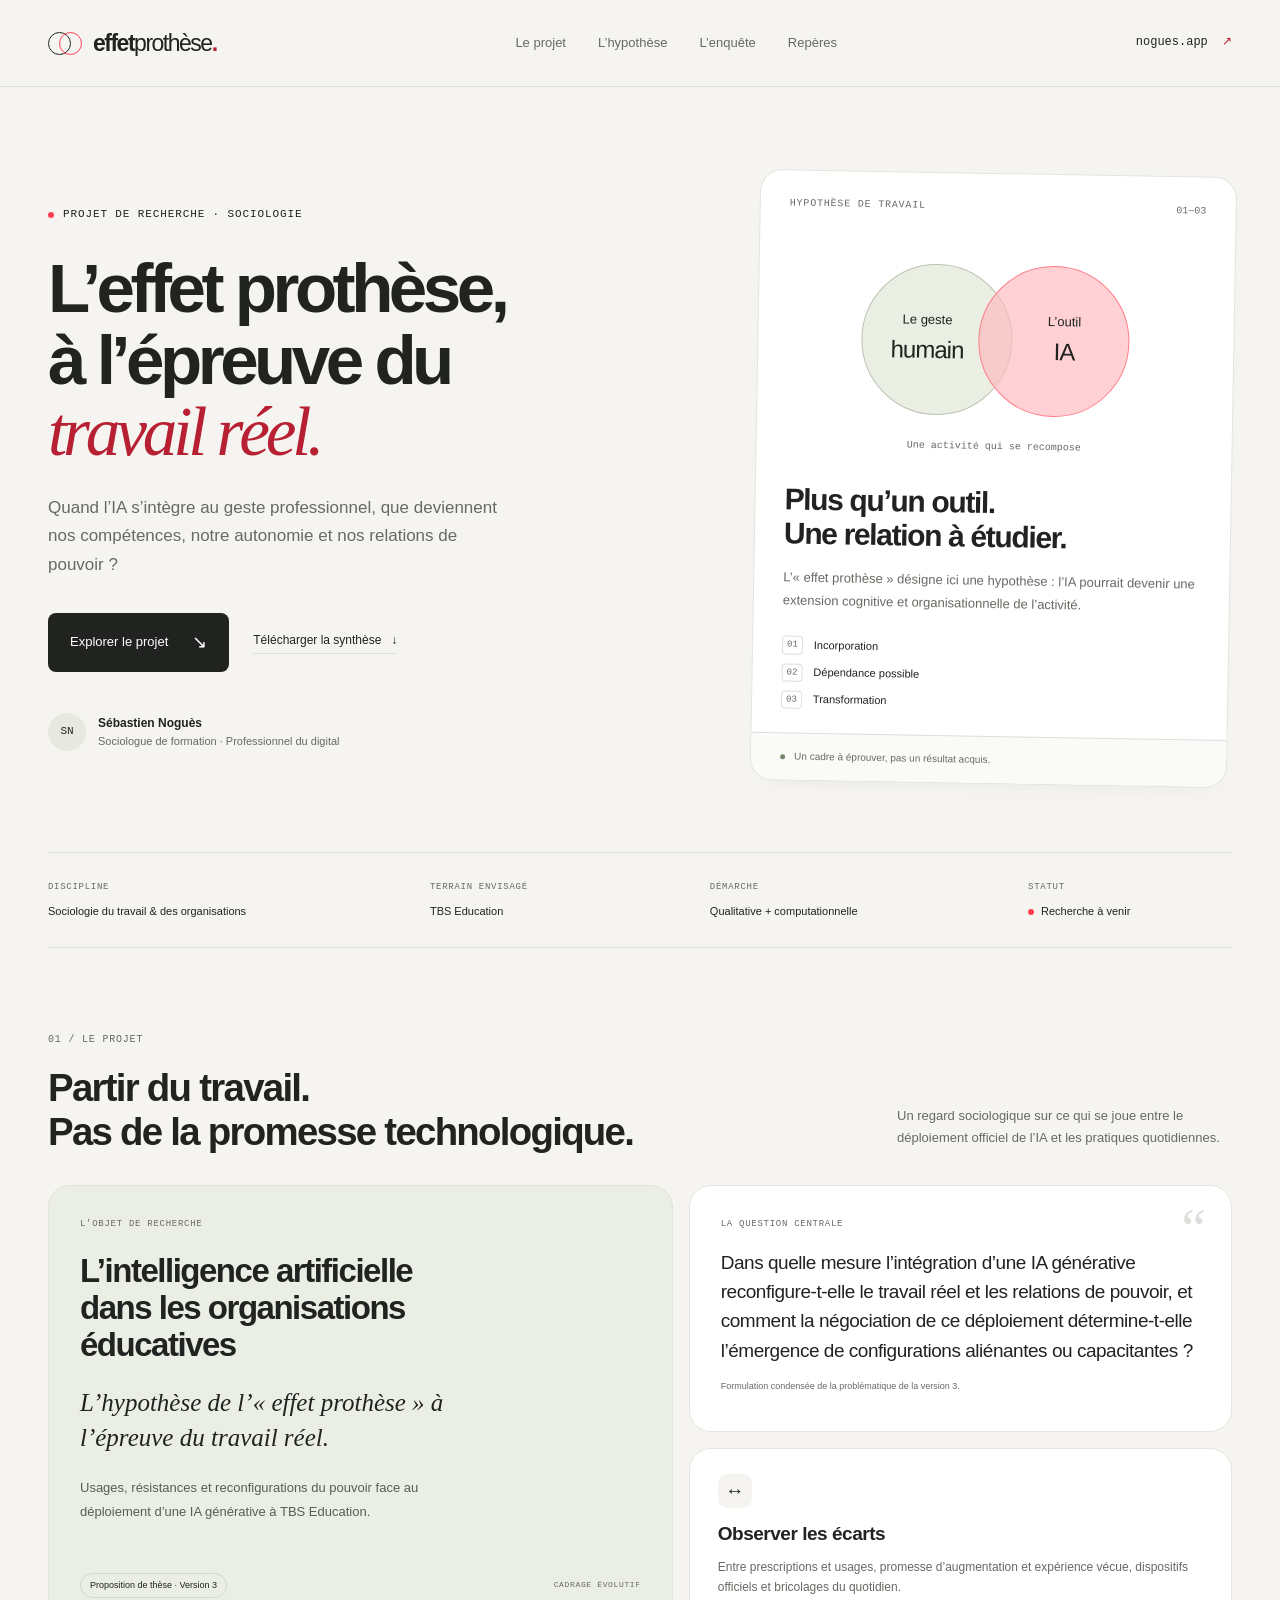
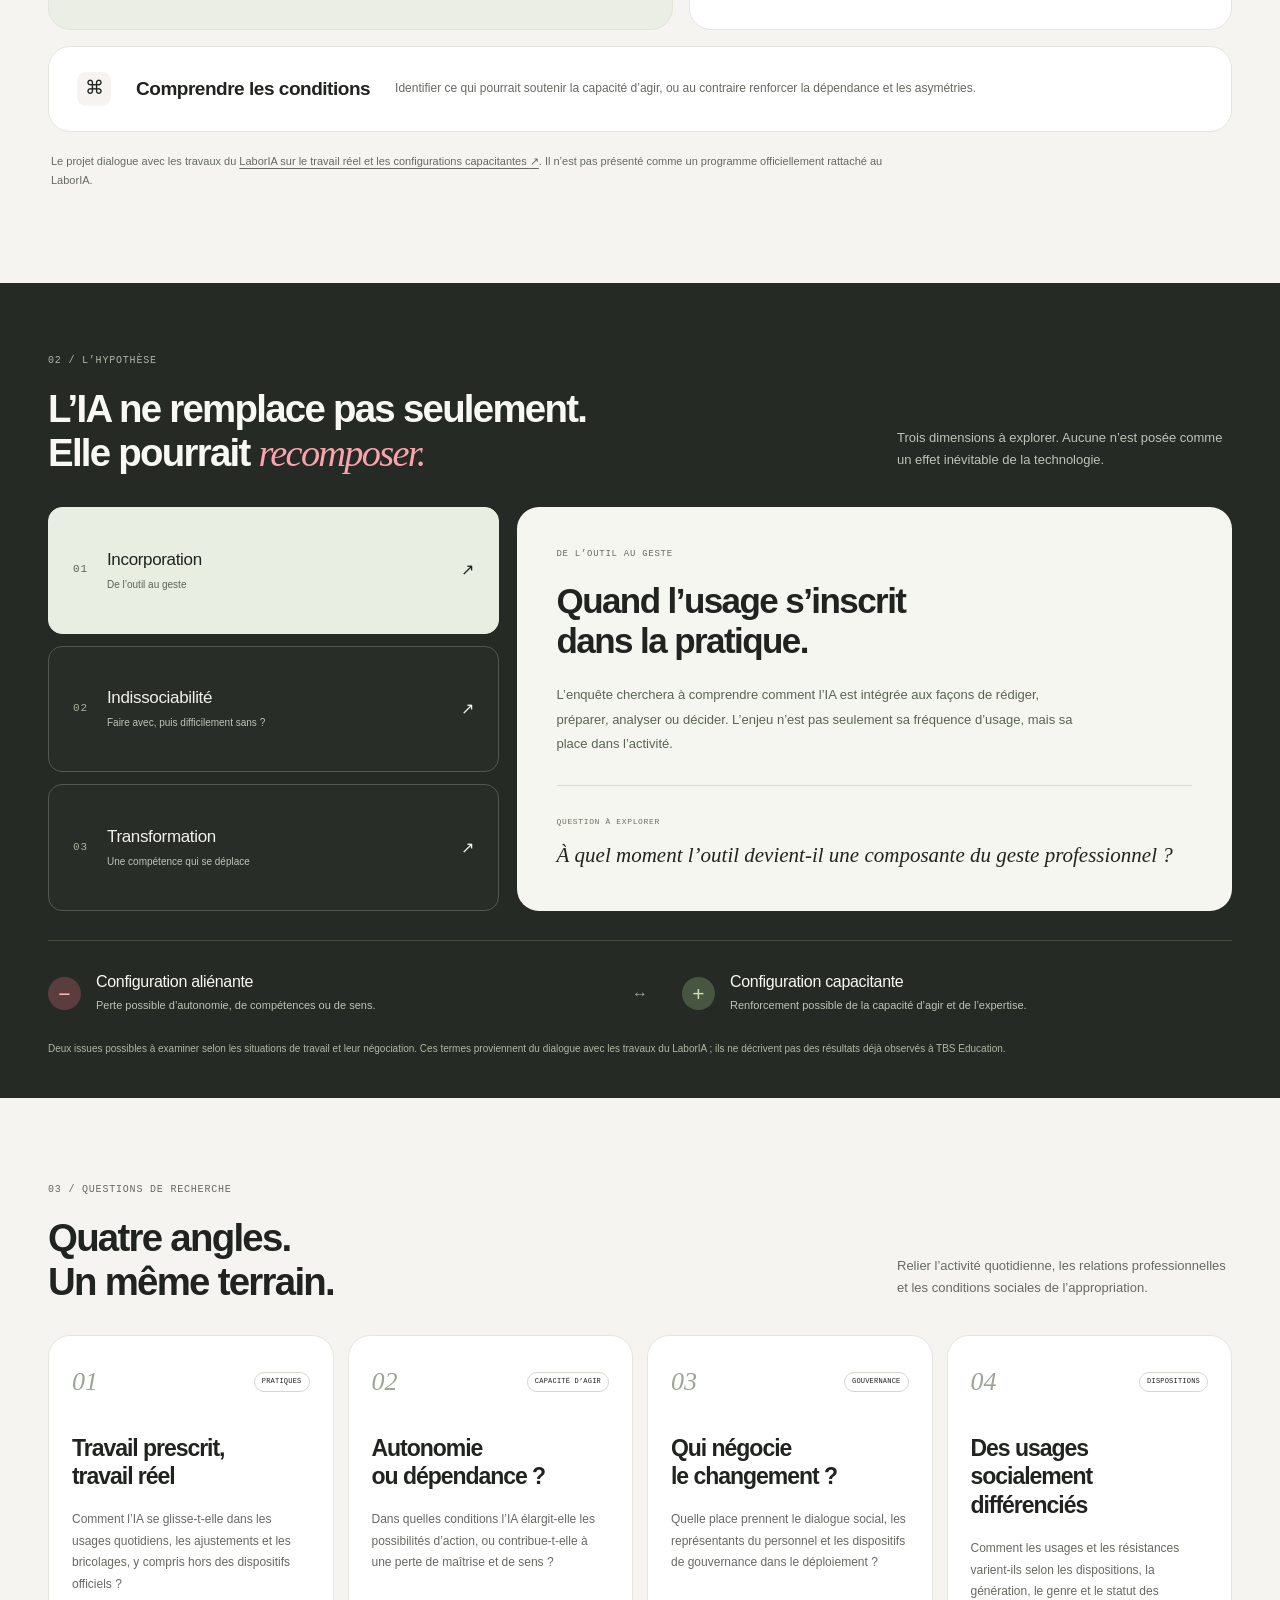
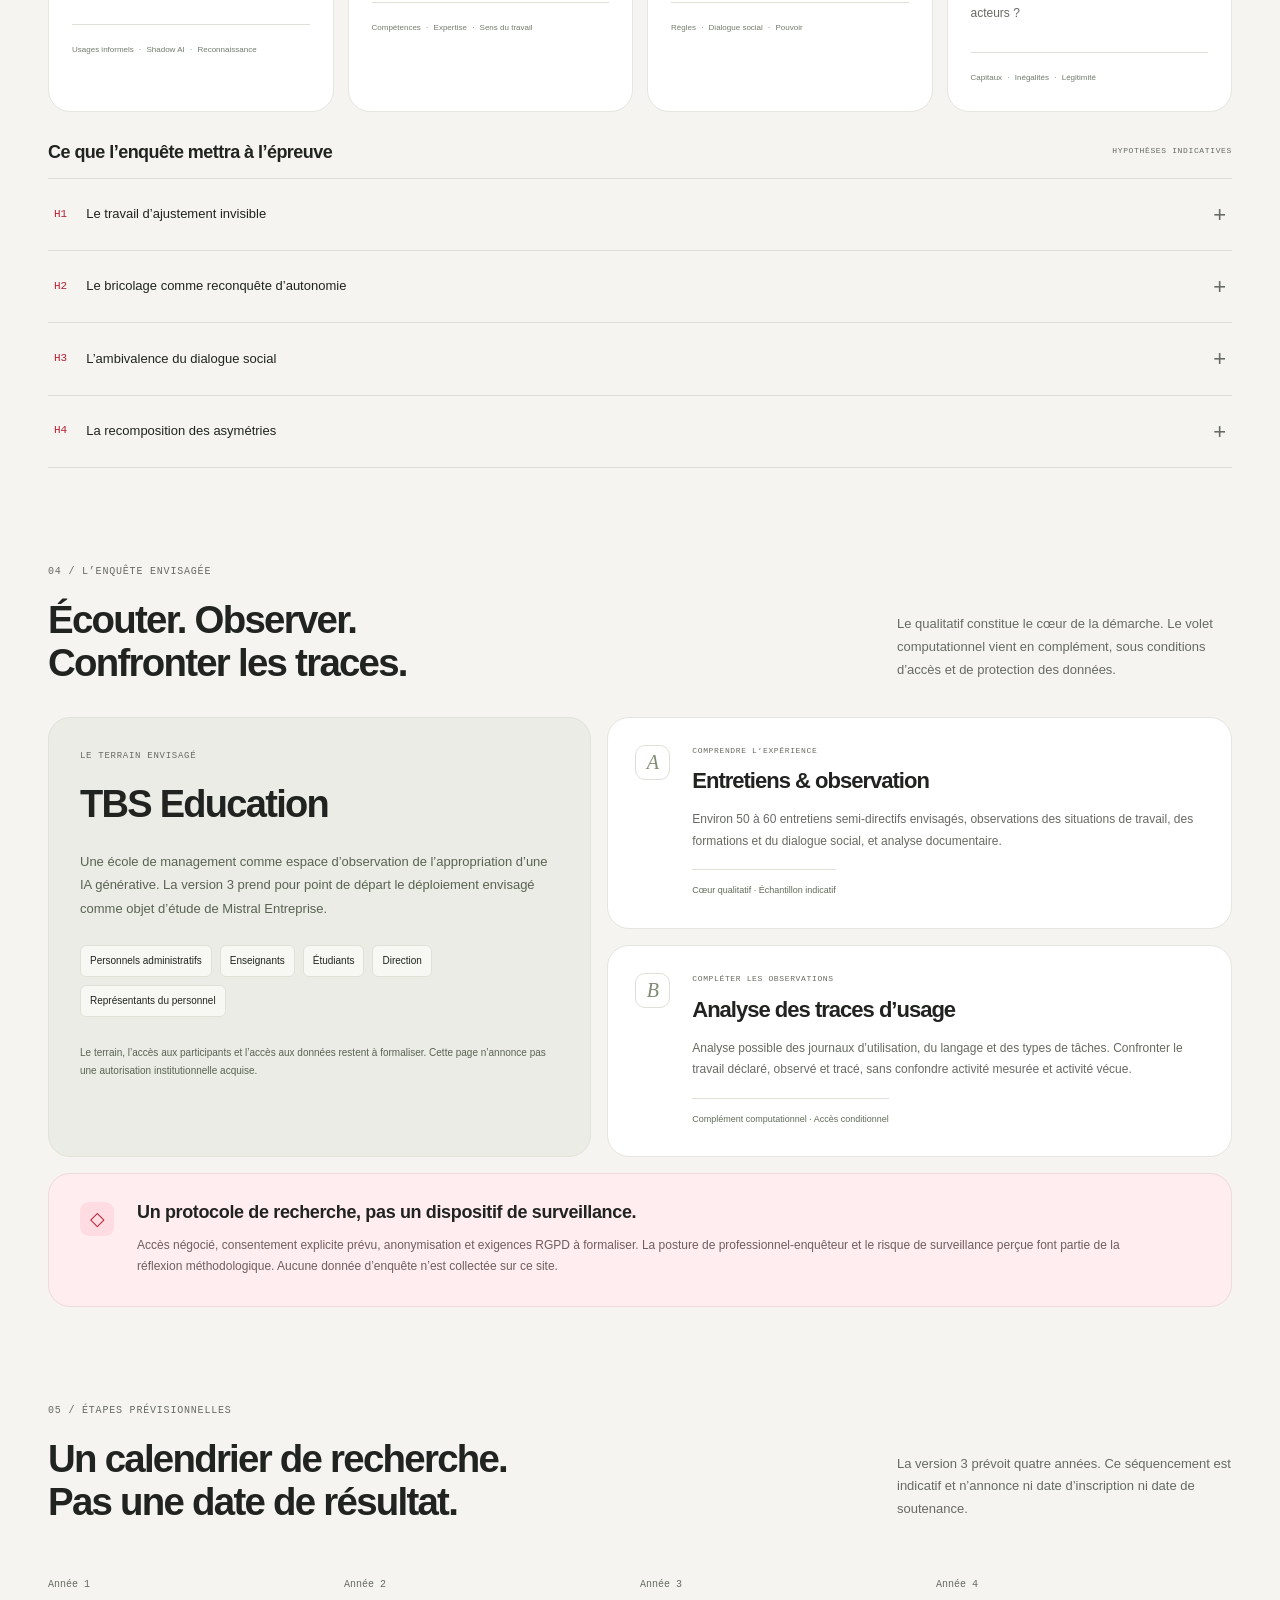
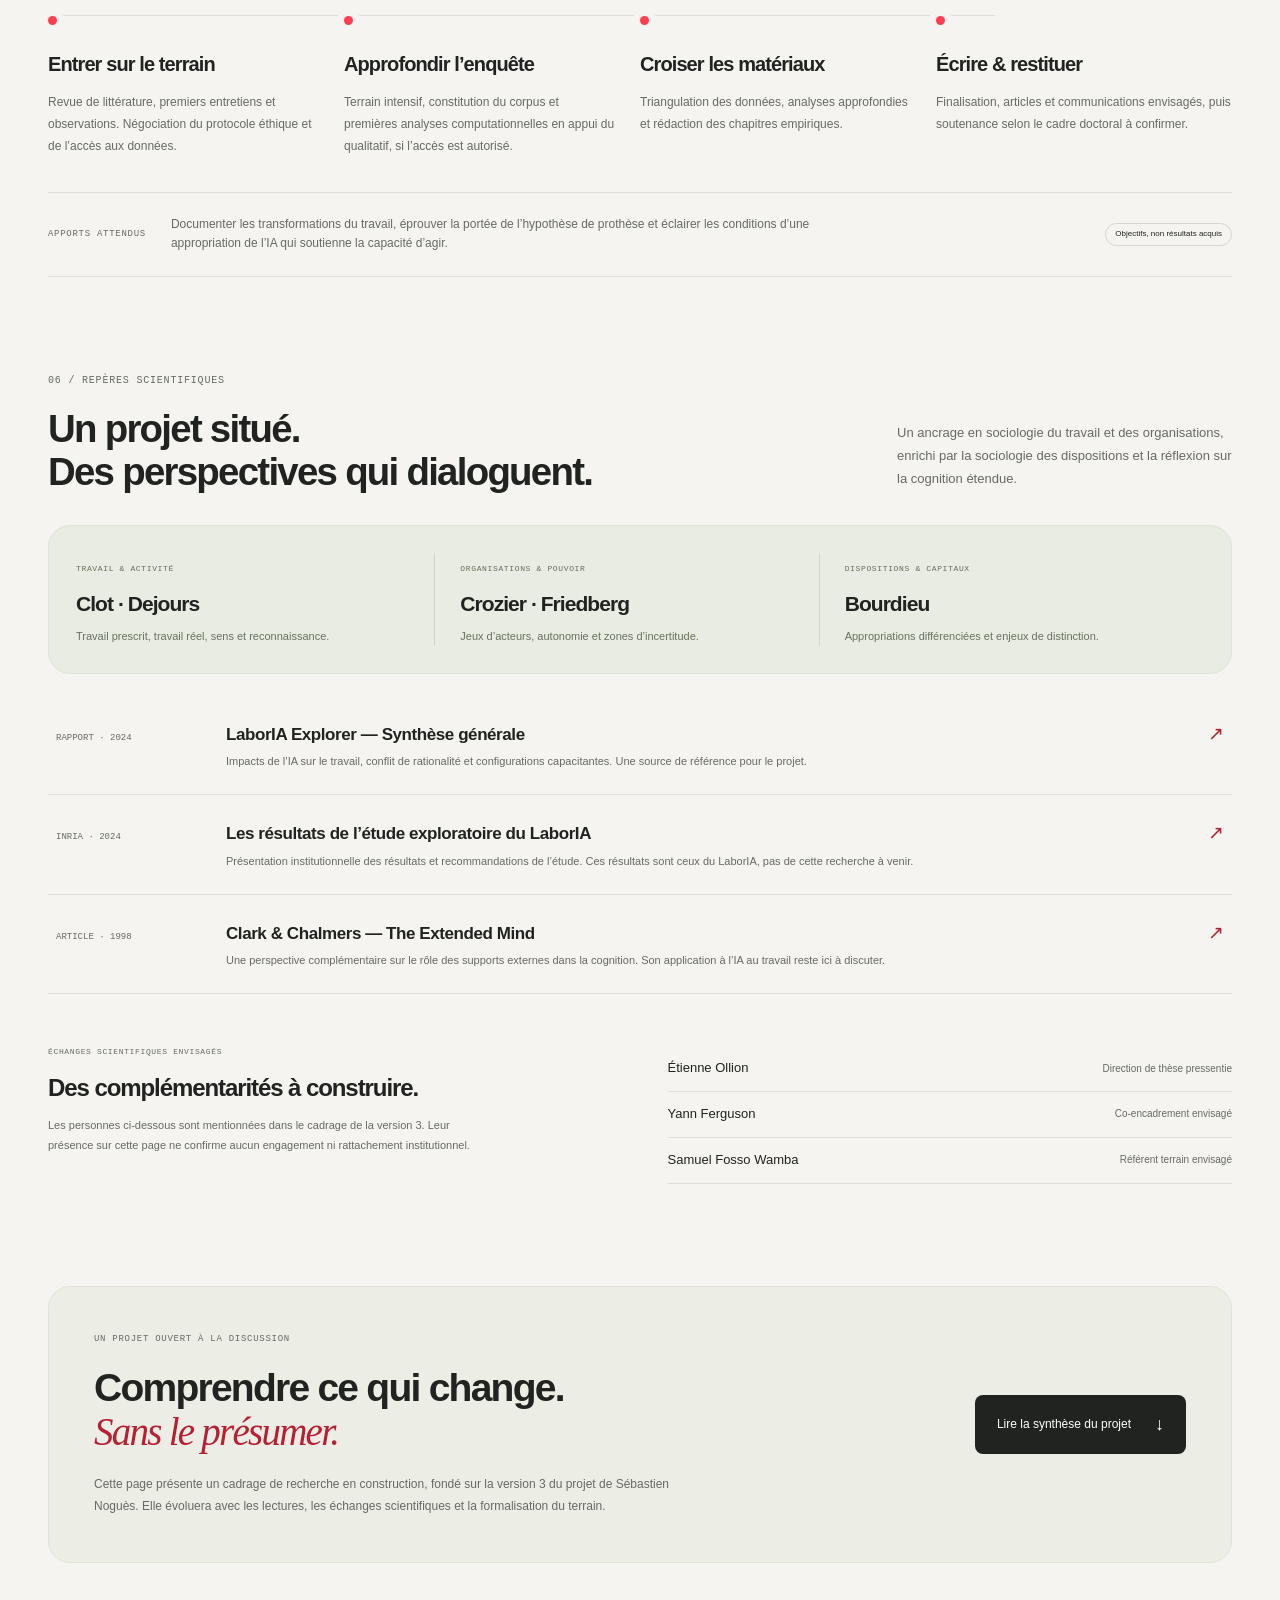
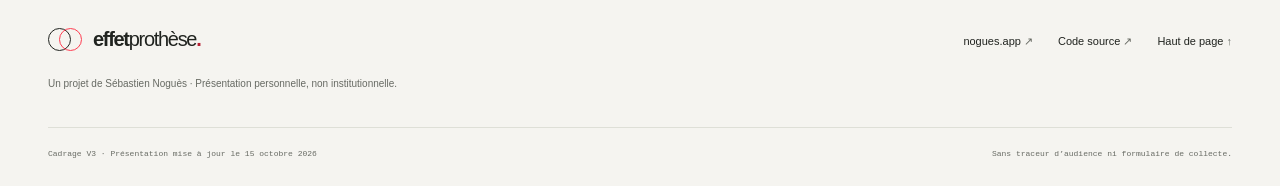
<file: site/index.html>
<!doctype html>
<html lang="fr">
<head>
  <meta charset="utf-8">
  <meta name="viewport" content="width=device-width, initial-scale=1">
  <meta name="theme-color" content="#f5f4f0">
  <title>L’effet prothèse — Projet de recherche de S. Noguès</title>
  <meta name="description" content="Un projet de recherche en sociologie sur l’IA générative à TBS Education : travail réel, autonomie, compétences et pouvoir. Par Sébastien Noguès.">
  <link rel="canonical" href="https://nogues.app/these/">
  <meta property="og:type" content="website">
  <meta property="og:locale" content="fr_FR">
  <meta property="og:title" content="L’effet prothèse, à l’épreuve du travail réel">
  <meta property="og:description" content="Une recherche à venir sur les usages, les résistances et les reconfigurations du pouvoir face à l’IA générative dans les organisations éducatives.">
  <meta property="og:url" content="https://nogues.app/these/">
  <meta property="og:site_name" content="Sébastien Noguès · Projet de recherche">
  <meta property="og:image" content="https://nogues.app/these/assets/partage.png">
  <meta property="og:image:width" content="1200">
  <meta property="og:image:height" content="630">
  <meta property="og:image:alt" content="L’effet prothèse, à l’épreuve du travail réel. Projet de recherche en sociologie de Sébastien Noguès.">
  <meta name="twitter:card" content="summary_large_image">
  <meta name="twitter:title" content="L’effet prothèse, à l’épreuve du travail réel">
  <meta name="twitter:description" content="Projet de recherche en sociologie de Sébastien Noguès. IA générative, travail réel et organisations éducatives.">
  <meta name="twitter:image" content="https://nogues.app/these/assets/partage.png">
  <link rel="icon" href="assets/signe.svg" type="image/svg+xml">
  <link rel="stylesheet" href="assets/styles.css?v=1">
  <script src="assets/site.js?v=1" defer></script>
  <script type="application/ld+json">{"@context":"https://schema.org","@type":"WebSite","name":"L’effet prothèse — Projet de recherche","url":"https://nogues.app/these/","inLanguage":"fr","description":"Proposition de recherche future en sociologie sur l’IA générative et le travail réel dans les organisations éducatives.","author":{"@type":"Person","name":"Sébastien Noguès","url":"https://nogues.app/"}}</script>
</head>
<body>
  <a class="skip-link" href="#contenu">Aller au contenu</a>
  <header class="site-header">
    <div class="header-inner">
      <a class="brand" href="#accueil" aria-label="L’effet prothèse — Accueil"><span class="brand-mark" aria-hidden="true"><i></i><i></i></span><span>effet<span class="brand-light">prothèse</span><span class="brand-dot">.</span></span></a>
      <button class="menu-toggle" type="button" aria-expanded="false" aria-controls="navigation"><span>Menu</span><span class="menu-bars" aria-hidden="true"></span></button>
      <nav id="navigation" aria-label="Navigation principale">
        <a href="#projet">Le projet</a><a href="#hypothese">L’hypothèse</a><a href="#enquete">L’enquête</a><a href="#reperes">Repères</a>
      </nav>
      <a class="header-back" href="https://nogues.app/">nogues.app <span aria-hidden="true">↗</span></a>
    </div>
  </header>

  <main id="contenu">
    <section class="hero wrap" id="accueil" aria-labelledby="hero-title">
      <div class="hero-copy">
        <div class="eyebrow"><span class="status-dot" aria-hidden="true"></span> PROJET DE RECHERCHE · SOCIOLOGIE</div>
        <h1 id="hero-title">L’effet prothèse,<br>à l’épreuve du<br><em>travail réel.</em></h1>
        <p class="hero-lead">Quand l’IA s’intègre au geste professionnel, que deviennent nos compétences, notre autonomie et nos relations de pouvoir&nbsp;?</p>
        <div class="hero-actions"><a class="button button-dark" href="#projet">Explorer le projet <span aria-hidden="true">↘</span></a><a class="text-link" href="documents/synthese-projet.md" download>Télécharger la synthèse <span aria-hidden="true">↓</span><span class="sr-only"> (Markdown)</span></a></div>
        <div class="hero-byline"><span class="avatar" aria-hidden="true">SN</span><div><strong>Sébastien Noguès</strong><span>Sociologue de formation · Professionnel du digital</span></div></div>
      </div>
      <aside class="hero-board" aria-label="Les trois dimensions de l’hypothèse">
        <div class="board-heading"><span class="mono">HYPOTHÈSE DE TRAVAIL</span><span class="board-number">01—03</span></div>
        <div class="coupling" aria-hidden="true"><div class="circle human">Le geste<br><strong>humain</strong></div><div class="circle machine">L’outil<br><strong>IA</strong></div><span class="coupling-caption">Une activité qui se recompose</span></div>
        <div class="board-body"><h2>Plus qu’un outil.<br>Une relation à étudier.</h2><p>L’« effet prothèse » désigne ici une hypothèse&nbsp;: l’IA pourrait devenir une extension cognitive et organisationnelle de l’activité.</p></div>
        <div class="board-steps"><span><b>01</b> Incorporation</span><span><b>02</b> Dépendance possible</span><span><b>03</b> Transformation</span></div>
        <div class="board-foot"><span class="tiny-dot" aria-hidden="true"></span> Un cadre à éprouver, pas un résultat acquis.</div>
      </aside>
    </section>

    <div class="facts-strip wrap" aria-label="Repères du projet"><div><span class="mono">DISCIPLINE</span><strong>Sociologie du travail & des organisations</strong></div><div><span class="mono">TERRAIN ENVISAGÉ</span><strong>TBS Education</strong></div><div><span class="mono">DÉMARCHE</span><strong>Qualitative + computationnelle</strong></div><div><span class="mono">STATUT</span><strong><span class="status-dot" aria-hidden="true"></span> Recherche à venir</strong></div></div>

    <section class="section wrap" id="projet" aria-labelledby="projet-title">
      <div class="section-heading"><div><p class="eyebrow section-kicker">01 / LE PROJET</p><h2 id="projet-title">Partir du travail.<br>Pas de la promesse technologique.</h2></div><p>Un regard sociologique sur ce qui se joue entre le déploiement officiel de l’IA et les pratiques quotidiennes.</p></div>
      <div class="project-grid">
        <article class="card context-card"><span class="card-label">L’OBJET DE RECHERCHE</span><h3>L’intelligence artificielle dans les organisations éducatives</h3><p class="serif-subtitle">L’hypothèse de l’«&nbsp;effet prothèse&nbsp;» à l’épreuve du travail réel.</p><p>Usages, résistances et reconfigurations du pouvoir face au déploiement d’une IA générative à TBS Education.</p><div class="card-bottom"><span class="pill">Proposition de thèse · Version 3</span><span class="mono">CADRAGE ÉVOLUTIF</span></div></article>
        <article class="card question-card"><span class="card-label">LA QUESTION CENTRALE</span><div class="quote-sign" aria-hidden="true">“</div><blockquote>Dans quelle mesure l’intégration d’une IA générative reconfigure-t-elle le travail réel et les relations de pouvoir, et comment la négociation de ce déploiement détermine-t-elle l’émergence de configurations aliénantes ou capacitantes&nbsp;?</blockquote><p>Formulation condensée de la problématique de la version 3.</p></article>
        <article class="card project-small"><span class="mini-symbol" aria-hidden="true">↔</span><h3>Observer les écarts</h3><p>Entre prescriptions et usages, promesse d’augmentation et expérience vécue, dispositifs officiels et bricolages du quotidien.</p></article>
        <article class="card project-small"><span class="mini-symbol" aria-hidden="true">⌘</span><h3>Comprendre les conditions</h3><p>Identifier ce qui pourrait soutenir la capacité d’agir, ou au contraire renforcer la dépendance et les asymétries.</p></article>
      </div>
      <p class="source-note">Le projet dialogue avec les travaux du <a href="https://www.laboria.ai/laboria-explorer-synthese-generale/" target="_blank" rel="noopener noreferrer">LaborIA sur le travail réel et les configurations capacitantes <span aria-hidden="true">↗</span><span class="sr-only"> (nouvel onglet)</span></a>. Il n’est pas présenté comme un programme officiellement rattaché au LaborIA.</p>
    </section>

    <section class="hypothesis-section" id="hypothese" aria-labelledby="hypothese-title">
      <div class="wrap">
        <div class="section-heading inverse"><div><p class="eyebrow section-kicker">02 / L’HYPOTHÈSE</p><h2 id="hypothese-title">L’IA ne remplace pas seulement.<br>Elle pourrait <em>recomposer.</em></h2></div><p>Trois dimensions à explorer. Aucune n’est posée comme un effet inévitable de la technologie.</p></div>
        <div class="concept-grid">
          <div class="concept-menu" aria-label="Dimensions de l’effet prothèse">
            <button class="concept-button active" type="button" data-concept="incorporation" aria-pressed="true" aria-controls="incorporation"><span class="mono">01</span><span><strong>Incorporation</strong><small>De l’outil au geste</small></span><span aria-hidden="true">↗</span></button>
            <button class="concept-button" type="button" data-concept="dependance" aria-pressed="false" aria-controls="dependance"><span class="mono">02</span><span><strong>Indissociabilité</strong><small>Faire avec, puis difficilement sans&nbsp;?</small></span><span aria-hidden="true">↗</span></button>
            <button class="concept-button" type="button" data-concept="transformation" aria-pressed="false" aria-controls="transformation"><span class="mono">03</span><span><strong>Transformation</strong><small>Une compétence qui se déplace</small></span><span aria-hidden="true">↗</span></button>
          </div>
          <div class="concept-panels">
            <article class="concept-panel" id="incorporation"><span class="card-label">DE L’OUTIL AU GESTE</span><h3>Quand l’usage s’inscrit<br>dans la pratique.</h3><p>L’enquête cherchera à comprendre comment l’IA est intégrée aux façons de rédiger, préparer, analyser ou décider. L’enjeu n’est pas seulement sa fréquence d’usage, mais sa place dans l’activité.</p><div class="concept-example"><span class="mono">QUESTION À EXPLORER</span><p>À quel moment l’outil devient-il une composante du geste professionnel&nbsp;?</p></div></article>
            <article class="concept-panel" id="dependance"><span class="card-label">FAIRE AVEC, PUIS SANS&nbsp;?</span><h3>Une aide qui devient<br>difficile à séparer.</h3><p>Le projet interrogera les situations dans lesquelles une pratique pourrait dépendre de l’IA. Cette indissociabilité est une possibilité à documenter, pas un diagnostic établi.</p><div class="concept-example"><span class="mono">QUESTION À EXPLORER</span><p>Que reste-t-il possible, et à quel coût, lorsque l’outil n’est plus disponible&nbsp;?</p></div></article>
            <article class="concept-panel" id="transformation"><span class="card-label">UNE COMPÉTENCE QUI SE DÉPLACE</span><h3>Produire, commander,<br>vérifier, arbitrer.</h3><p>L’IA pourrait déplacer le travail de la production vers la formulation d’une demande, l’évaluation et la correction des réponses. L’enquête examinera ce que cela change à l’expertise et à sa reconnaissance.</p><div class="concept-example"><span class="mono">QUESTION À EXPLORER</span><p>Quelles compétences deviennent visibles, nécessaires ou moins reconnues&nbsp;?</p></div></article>
          </div>
        </div>
        <div class="tension-row"><div><span class="tension-symbol" aria-hidden="true">−</span><div><h3>Configuration aliénante</h3><p>Perte possible d’autonomie, de compétences ou de sens.</p></div></div><div class="tension-divider" aria-hidden="true">↔</div><div><span class="tension-symbol plus" aria-hidden="true">+</span><div><h3>Configuration capacitante</h3><p>Renforcement possible de la capacité d’agir et de l’expertise.</p></div></div></div>
        <p class="dark-note">Deux issues possibles à examiner selon les situations de travail et leur négociation. Ces termes proviennent du dialogue avec les travaux du LaborIA&nbsp;; ils ne décrivent pas des résultats déjà observés à TBS Education.</p>
      </div>
    </section>

    <section class="section wrap" id="axes" aria-labelledby="axes-title">
      <div class="section-heading"><div><p class="eyebrow section-kicker">03 / QUESTIONS DE RECHERCHE</p><h2 id="axes-title">Quatre angles.<br>Un même terrain.</h2></div><p>Relier l’activité quotidienne, les relations professionnelles et les conditions sociales de l’appropriation.</p></div>
      <div class="axes-grid">
        <article class="card axis-card"><div class="axis-head"><span class="axis-number">01</span><span class="pill">PRATIQUES</span></div><h3>Travail prescrit,<br>travail réel</h3><p>Comment l’IA se glisse-t-elle dans les usages quotidiens, les ajustements et les bricolages, y compris hors des dispositifs officiels&nbsp;?</p><div class="axis-tags">Usages informels <span>·</span> Shadow AI <span>·</span> Reconnaissance</div></article>
        <article class="card axis-card"><div class="axis-head"><span class="axis-number">02</span><span class="pill">CAPACITÉ D’AGIR</span></div><h3>Autonomie<br>ou dépendance&nbsp;?</h3><p>Dans quelles conditions l’IA élargit-elle les possibilités d’action, ou contribue-t-elle à une perte de maîtrise et de sens&nbsp;?</p><div class="axis-tags">Compétences <span>·</span> Expertise <span>·</span> Sens du travail</div></article>
        <article class="card axis-card"><div class="axis-head"><span class="axis-number">03</span><span class="pill">GOUVERNANCE</span></div><h3>Qui négocie<br>le changement&nbsp;?</h3><p>Quelle place prennent le dialogue social, les représentants du personnel et les dispositifs de gouvernance dans le déploiement&nbsp;?</p><div class="axis-tags">Règles <span>·</span> Dialogue social <span>·</span> Pouvoir</div></article>
        <article class="card axis-card"><div class="axis-head"><span class="axis-number">04</span><span class="pill">DISPOSITIONS</span></div><h3>Des usages<br>socialement différenciés</h3><p>Comment les usages et les résistances varient-ils selon les dispositions, la génération, le genre et le statut des acteurs&nbsp;?</p><div class="axis-tags">Capitaux <span>·</span> Inégalités <span>·</span> Légitimité</div></article>
      </div>
      <div class="hypotheses-list"><div class="list-heading"><h3>Ce que l’enquête mettra à l’épreuve</h3><span class="mono">HYPOTHÈSES INDICATIVES</span></div>
        <details><summary><span class="hyp-id">H1</span><span>Le travail d’ajustement invisible</span><span class="details-plus" aria-hidden="true">+</span></summary><p>L’usage de l’IA pourrait nécessiter un apprentissage et un ajustement continus. La non-reconnaissance de ce travail pourrait favoriser des configurations aliénantes.</p></details>
        <details><summary><span class="hyp-id">H2</span><span>Le bricolage comme reconquête d’autonomie</span><span class="details-plus" aria-hidden="true">+</span></summary><p>Certains usages informels pourraient être des tentatives de préserver l’autonomie ou de résoudre les tensions du travail réel, plutôt que de simples écarts aux règles.</p></details>
        <details><summary><span class="hyp-id">H3</span><span>L’ambivalence du dialogue social</span><span class="details-plus" aria-hidden="true">+</span></summary><p>La gouvernance pourrait se concentrer sur la conformité et les principes éthiques sans toujours traiter l’activité concrète. Il s’agira d’éprouver cette hypothèse, non de poser un constat sur les instances de TBS Education.</p></details>
        <details><summary><span class="hyp-id">H4</span><span>La recomposition des asymétries</span><span class="details-plus" aria-hidden="true">+</span></summary><p>La maîtrise de l’IA pourrait perturber les hiérarchies professionnelles et pédagogiques, tout en produisant de nouvelles inégalités liées au capital culturel technologique.</p></details>
      </div>
    </section>

    <section class="section wrap enquiry-section" id="enquete" aria-labelledby="enquete-title">
      <div class="section-heading"><div><p class="eyebrow section-kicker">04 / L’ENQUÊTE ENVISAGÉE</p><h2 id="enquete-title">Écouter. Observer.<br>Confronter les traces.</h2></div><p>Le qualitatif constitue le cœur de la démarche. Le volet computationnel vient en complément, sous conditions d’accès et de protection des données.</p></div>
      <div class="enquiry-grid">
        <article class="card field-card"><span class="card-label">LE TERRAIN ENVISAGÉ</span><h3>TBS Education</h3><p>Une école de management comme espace d’observation de l’appropriation d’une IA générative. La version 3 prend pour point de départ le déploiement envisagé comme objet d’étude de Mistral Entreprise.</p><div class="field-actors"><span>Personnels administratifs</span><span>Enseignants</span><span>Étudiants</span><span>Direction</span><span>Représentants du personnel</span></div><p class="fine-print">Le terrain, l’accès aux participants et l’accès aux données restent à formaliser. Cette page n’annonce pas une autorisation institutionnelle acquise.</p></article>
        <article class="card method-card"><span class="method-index">A</span><div><span class="card-label">COMPRENDRE L’EXPÉRIENCE</span><h3>Entretiens & observation</h3><p>Environ 50 à 60 entretiens semi-directifs envisagés, observations des situations de travail, des formations et du dialogue social, et analyse documentaire.</p><span class="method-tag">Cœur qualitatif · Échantillon indicatif</span></div></article>
        <article class="card method-card"><span class="method-index">B</span><div><span class="card-label">COMPLÉTER LES OBSERVATIONS</span><h3>Analyse des traces d’usage</h3><p>Analyse possible des journaux d’utilisation, du langage et des types de tâches. Confronter le travail déclaré, observé et tracé, sans confondre activité mesurée et activité vécue.</p><span class="method-tag">Complément computationnel · Accès conditionnel</span></div></article>
        <article class="card ethics-card"><span class="mini-symbol" aria-hidden="true">◇</span><div><h3>Un protocole de recherche, pas un dispositif de surveillance.</h3><p>Accès négocié, consentement explicite prévu, anonymisation et exigences RGPD à formaliser. La posture de professionnel-enquêteur et le risque de surveillance perçue font partie de la réflexion méthodologique. Aucune donnée d’enquête n’est collectée sur ce site.</p></div></article>
      </div>
    </section>

    <section class="section wrap" id="calendrier" aria-labelledby="calendrier-title">
      <div class="section-heading"><div><p class="eyebrow section-kicker">05 / ÉTAPES PRÉVISIONNELLES</p><h2 id="calendrier-title">Un calendrier de recherche.<br>Pas une date de résultat.</h2></div><p>La version 3 prévoit quatre années. Ce séquencement est indicatif et n’annonce ni date d’inscription ni date de soutenance.</p></div>
      <ol class="timeline"><li><span class="timeline-year">Année 1</span><span class="timeline-dot" aria-hidden="true"></span><h3>Entrer sur le terrain</h3><p>Revue de littérature, premiers entretiens et observations. Négociation du protocole éthique et de l’accès aux données.</p></li><li><span class="timeline-year">Année 2</span><span class="timeline-dot" aria-hidden="true"></span><h3>Approfondir l’enquête</h3><p>Terrain intensif, constitution du corpus et premières analyses computationnelles en appui du qualitatif, si l’accès est autorisé.</p></li><li><span class="timeline-year">Année 3</span><span class="timeline-dot" aria-hidden="true"></span><h3>Croiser les matériaux</h3><p>Triangulation des données, analyses approfondies et rédaction des chapitres empiriques.</p></li><li><span class="timeline-year">Année 4</span><span class="timeline-dot" aria-hidden="true"></span><h3>Écrire & restituer</h3><p>Finalisation, articles et communications envisagés, puis soutenance selon le cadre doctoral à confirmer.</p></li></ol>
      <div class="contributions"><span class="mono">APPORTS ATTENDUS</span><p>Documenter les transformations du travail, éprouver la portée de l’hypothèse de prothèse et éclairer les conditions d’une appropriation de l’IA qui soutienne la capacité d’agir.</p><span class="pill">Objectifs, non résultats acquis</span></div>
    </section>

    <section class="section wrap references-section" id="reperes" aria-labelledby="reperes-title">
      <div class="section-heading"><div><p class="eyebrow section-kicker">06 / REPÈRES SCIENTIFIQUES</p><h2 id="reperes-title">Un projet situé.<br>Des perspectives qui dialoguent.</h2></div><p>Un ancrage en sociologie du travail et des organisations, enrichi par la sociologie des dispositions et la réflexion sur la cognition étendue.</p></div>
      <div class="theory-row"><div><span class="mono">TRAVAIL & ACTIVITÉ</span><h3>Clot · Dejours</h3><p>Travail prescrit, travail réel, sens et reconnaissance.</p></div><div><span class="mono">ORGANISATIONS & POUVOIR</span><h3>Crozier · Friedberg</h3><p>Jeux d’acteurs, autonomie et zones d’incertitude.</p></div><div><span class="mono">DISPOSITIONS & CAPITAUX</span><h3>Bourdieu</h3><p>Appropriations différenciées et enjeux de distinction.</p></div></div>
      <div class="reference-list"><a class="reference" href="https://www.laboria.ai/laboria-explorer-synthese-generale/" target="_blank" rel="noopener noreferrer"><span class="reference-type">RAPPORT · 2024</span><div><h3>LaborIA Explorer — Synthèse générale</h3><p>Impacts de l’IA sur le travail, conflit de rationalité et configurations capacitantes. Une source de référence pour le projet.</p></div><span class="outbound" aria-hidden="true">↗</span><span class="sr-only">Nouvel onglet</span></a><a class="reference" href="https://www.inria.fr/fr/impacts-intelligence-artificielle-travail-laboria" target="_blank" rel="noopener noreferrer"><span class="reference-type">INRIA · 2024</span><div><h3>Les résultats de l’étude exploratoire du LaborIA</h3><p>Présentation institutionnelle des résultats et recommandations de l’étude. Ces résultats sont ceux du LaborIA, pas de cette recherche à venir.</p></div><span class="outbound" aria-hidden="true">↗</span><span class="sr-only">Nouvel onglet</span></a><a class="reference" href="https://consc.net/papers/extended.html" target="_blank" rel="noopener noreferrer"><span class="reference-type">ARTICLE · 1998</span><div><h3>Clark & Chalmers — The Extended Mind</h3><p>Une perspective complémentaire sur le rôle des supports externes dans la cognition. Son application à l’IA au travail reste ici à discuter.</p></div><span class="outbound" aria-hidden="true">↗</span><span class="sr-only">Nouvel onglet</span></a></div>
      <div class="people-block"><div><span class="card-label">ÉCHANGES SCIENTIFIQUES ENVISAGÉS</span><h3>Des complémentarités à construire.</h3><p>Les personnes ci-dessous sont mentionnées dans le cadrage de la version 3. Leur présence sur cette page ne confirme aucun engagement ni rattachement institutionnel.</p></div><div class="people-list"><div><strong>Étienne Ollion</strong><span>Direction de thèse pressentie</span></div><div><strong>Yann Ferguson</strong><span>Co-encadrement envisagé</span></div><div><strong>Samuel Fosso Wamba</strong><span>Référent terrain envisagé</span></div></div></div>
    </section>

    <section class="closing wrap" aria-labelledby="closing-title"><div><p class="eyebrow">UN PROJET OUVERT À LA DISCUSSION</p><h2 id="closing-title">Comprendre ce qui change.<br><em>Sans le présumer.</em></h2><p>Cette page présente un cadrage de recherche en construction, fondé sur la version 3 du projet de Sébastien Noguès. Elle évoluera avec les lectures, les échanges scientifiques et la formalisation du terrain.</p></div><a class="button button-dark" href="documents/synthese-projet.md" download>Lire la synthèse du projet <span aria-hidden="true">↓</span><span class="sr-only"> (Markdown)</span></a></section>
  </main>

  <footer class="site-footer wrap"><div><a class="brand footer-brand" href="#accueil"><span class="brand-mark" aria-hidden="true"><i></i><i></i></span><span>effet<span class="brand-light">prothèse</span><span class="brand-dot">.</span></span></a><p>Un projet de Sébastien Noguès · Présentation personnelle, non institutionnelle.</p></div><div class="footer-links"><a href="https://nogues.app/">nogues.app <span aria-hidden="true">↗</span></a><a href="https://github.com/nogseb/these">Code source <span aria-hidden="true">↗</span></a><a href="#accueil">Haut de page <span aria-hidden="true">↑</span></a></div><div class="footer-bottom"><span>Cadrage V3 · Présentation mise à jour le 15 octobre 2026</span><span>Sans traceur d’audience ni formulaire de collecte.</span></div></footer>
</body>
</html>
</file>
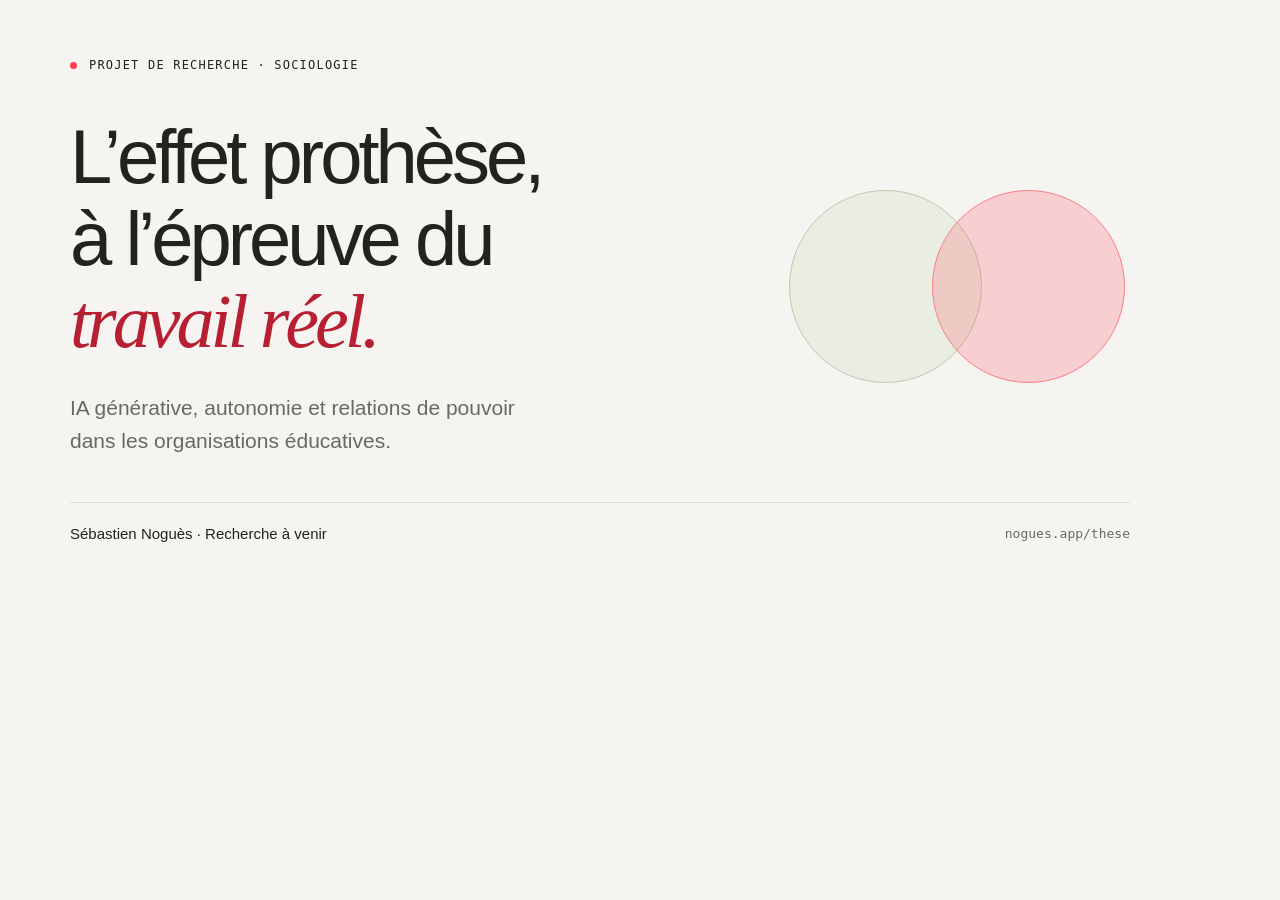
<file: scripts/partage.html>
<!doctype html>
<html lang="fr"><head><meta charset="utf-8"><title>Aperçu de partage</title><style>
* { box-sizing: border-box; } body { margin: 0; background: #f5f4f0; color: #20231f; font-family: Arial, sans-serif; } main { width: 1200px; min-height: 630px; padding: 58px 70px; position: relative; overflow: hidden; } .overline { font: 12px monospace; letter-spacing: 1.2px; display: flex; align-items: center; gap: 12px; } .dot { width: 7px; height: 7px; border-radius: 50%; background: #ff3e52; } h1 { font-size: 76px; line-height: 1.08; letter-spacing: -4px; font-weight: 500; margin: 44px 0 30px; position: relative; z-index: 1; } em { font-family: Georgia, serif; color: #b72032; font-weight: 400; } .subtitle { width: 650px; color: #676a63; font-size: 21px; line-height: 1.55; position: relative; z-index: 1; } .bottom { margin-top: 45px; display: flex; align-items: center; justify-content: space-between; font-size: 15px; padding-top: 22px; border-top: 1px solid #dedfd7; position: relative; z-index: 1; } .url { font: 13px monospace; color: #676a63; } .circles { position: absolute; right: 75px; top: 190px; display: flex; align-items: center; } .circle { width: 193px; height: 193px; border-radius: 50%; border: 1px solid #bdc8b2; background: #e7ecdfc9; } .circle + .circle { margin-left: -50px; background: #ff3e5233; border-color: #ff7c87; }
</style></head><body><main><div class="overline"><span class="dot"></span> PROJET DE RECHERCHE · SOCIOLOGIE</div><h1>L’effet prothèse,<br>à l’épreuve du<br><em>travail réel.</em></h1><p class="subtitle">IA générative, autonomie et relations de pouvoir<br>dans les organisations éducatives.</p><div class="circles" aria-hidden="true"><div class="circle"></div><div class="circle"></div></div><div class="bottom"><span>Sébastien Noguès · Recherche à venir</span><span class="url">nogues.app/these</span></div></main></body></html>
</file>
<file: site/assets/styles.css>
/* Identité personnelle du projet. Aucune feuille de style tierce. */
:root {
  --paper: #f5f4f0;
  --white: #ffffff;
  --ink: #20231f;
  --muted: #676a63;
  --line: #dedfd7;
  --accent: #ff3e52;
  --accent-ink: #b72032;
  --sage: #e9ede4;
  --dark: #252a25;
  --radius: 22px;
  --sans: -apple-system, BlinkMacSystemFont, "Segoe UI", Arial, sans-serif;
  --serif: "Iowan Old Style", "Palatino Linotype", "Book Antiqua", Georgia, serif;
  --mono: "SFMono-Regular", Consolas, "Liberation Mono", monospace;
}
* { box-sizing: border-box; }
html { scroll-behavior: smooth; scroll-padding-top: 105px; }
body { margin: 0; background: var(--paper); color: var(--ink); font-family: var(--sans); line-height: 1.6; -webkit-font-smoothing: antialiased; }
::selection { background: #ffd2d7; color: var(--ink); }
a { color: inherit; text-decoration: none; }
button { font: inherit; }
button, a, summary { -webkit-tap-highlight-color: transparent; }
button { cursor: pointer; }
a:focus-visible, button:focus-visible, summary:focus-visible { outline: 3px solid var(--accent-ink); outline-offset: 5px; border-radius: 4px; }
h1, h2, h3, p { margin-top: 0; }
h1, h2, h3 { line-height: 1.13; letter-spacing: -.045em; font-weight: 550; }
p { margin-bottom: 0; }
em { font-family: var(--serif); font-weight: 400; }
.wrap { width: min(1232px, calc(100% - 96px)); margin-inline: auto; }
.sr-only { position: absolute; width: 1px; height: 1px; padding: 0; overflow: hidden; clip: rect(0, 0, 0, 0); white-space: nowrap; border: 0; }
.skip-link { position: fixed; top: -80px; left: 20px; z-index: 100; padding: 12px 18px; background: var(--ink); color: white; }
.skip-link:focus { top: 12px; }
.site-header { position: sticky; top: 0; z-index: 20; background: rgba(245, 244, 240, .96); border-bottom: 1px solid var(--line); backdrop-filter: blur(18px); }
.header-inner { width: min(1360px, calc(100% - 96px)); margin-inline: auto; min-height: 86px; display: flex; align-items: center; justify-content: space-between; gap: 28px; }
.brand { display: inline-flex; align-items: center; gap: 13px; font-size: 23px; font-weight: 650; letter-spacing: -.065em; white-space: nowrap; }
.brand-light { font-weight: 400; }
.brand-dot { color: var(--accent-ink); }
.brand-mark { width: 32px; height: 32px; display: inline-block; position: relative; flex-shrink: 0; }
.brand-mark i { position: absolute; width: 23px; height: 23px; border: 1.8px solid var(--ink); border-radius: 50%; top: 5px; left: 0; }
.brand-mark i + i { border-color: var(--accent); left: 11px; }
#navigation { display: flex; gap: 32px; align-items: center; }
#navigation a { font-size: 13px; color: var(--muted); position: relative; padding: 8px 0; }
#navigation a:hover, #navigation a[aria-current="location"] { color: var(--ink); }
#navigation a[aria-current="location"]::after { content: ""; position: absolute; left: 0; right: 0; bottom: 1px; height: 2px; background: var(--accent); }
.header-back { font-family: var(--mono); font-size: 12px; }
.header-back span { margin-left: 7px; color: var(--accent-ink); }
.menu-toggle { display: none; }
.eyebrow, .mono, .card-label { font-family: var(--mono); font-size: 10px; letter-spacing: .08em; line-height: 1.6; }
.eyebrow { display: flex; align-items: center; gap: 9px; font-size: 11px; }
.status-dot { width: 6px; height: 6px; background: var(--accent); border-radius: 50%; display: inline-block; flex-shrink: 0; }
.hero { padding-top: 86px; padding-bottom: 68px; display: grid; grid-template-columns: 1.35fr 1fr; gap: 64px; align-items: center; }
.hero h1 { font-size: clamp(56px, 5.4vw, 81px); margin: 29px 0 26px; line-height: 1.035; letter-spacing: -.065em; }
.hero h1 em { letter-spacing: -.06em; color: var(--accent-ink); }
.hero-lead { color: var(--muted); font-size: 17px; line-height: 1.7; max-width: 480px; }
.hero-actions { display: flex; gap: 24px; flex-wrap: wrap; align-items: center; margin-top: 33px; }
.button { display: inline-flex; align-items: center; justify-content: space-between; gap: 24px; padding: 15px 22px; border-radius: 8px; font-size: 13px; font-weight: 500; transition: background .2s, transform .2s; }
.button:hover { transform: translateY(-2px); }
.button-dark { background: var(--ink); color: var(--white); }
.button-dark:hover { background: #3d443d; }
.button span { font-size: 18px; }
.text-link { display: inline-flex; align-items: center; gap: 10px; font-size: 12px; border-bottom: 1px solid var(--line); padding-bottom: 3px; }
.text-link:hover { border-bottom-color: var(--ink); }
.hero-byline { display: flex; align-items: center; gap: 12px; margin-top: 41px; }
.avatar { display: grid; place-items: center; width: 38px; height: 38px; border-radius: 50%; background: #e7e8df; font-family: var(--mono); font-size: 11px; }
.hero-byline strong { display: block; font-size: 12px; font-weight: 600; line-height: 1.6; }
.hero-byline div > span { display: block; color: var(--muted); font-size: 11px; }
.hero-board { background: var(--white); border: 1px solid #e4e5de; border-radius: var(--radius); overflow: hidden; box-shadow: 0 10px 25px -20px #25302426; transform: rotate(1deg); }
.board-heading { display: flex; align-items: center; justify-content: space-between; padding: 25px 29px 0; color: var(--muted); }
.board-number { font: 10px var(--mono); }
.coupling { position: relative; height: 237px; display: flex; justify-content: center; align-items: center; padding-bottom: 18px; background-image: radial-gradient(#e5e7e0 .8px, transparent .8px); background-size: 15px 15px; margin: 16px 24px 0; border-radius: 12px; }
.circle { height: 151px; width: 151px; border-radius: 50%; flex-shrink: 0; display: flex; flex-direction: column; justify-content: center; font-size: 13px; text-align: center; line-height: 1.6; }
.circle strong { font-size: 24px; font-weight: 500; letter-spacing: -.04em; }
.human { background: #e7ecdfd9; border: 1px solid #bac2b2; padding-right: 20px; }
.machine { background: #ffbdc2b3; border: 1px solid #ff7c87; margin-left: -34px; padding-left: 20px; }
.coupling-caption { position: absolute; bottom: 16px; font: 10px var(--mono); color: var(--muted); }
.board-body { padding: 18px 29px 24px; }
.board-body h2 { font-size: 30px; margin-bottom: 16px; letter-spacing: -.045em; }
.board-body p { color: var(--muted); font-size: 13px; line-height: 1.75; }
.board-steps { display: flex; flex-direction: column; gap: 9px; padding: 0 29px 24px; }
.board-steps span { font-size: 11px; display: flex; align-items: center; gap: 11px; }
.board-steps b { font-family: var(--mono); font-size: 9px; color: var(--muted); font-weight: 400; border: 1px solid var(--line); border-radius: 4px; padding: 1px 4px; }
.board-foot { border-top: 1px solid var(--line); display: flex; align-items: center; gap: 9px; padding: 15px 29px; font-size: 10px; color: var(--muted); background: #fafbf8; }
.tiny-dot { width: 5px; height: 5px; background: #75866a; border-radius: 50%; }
.facts-strip { border-block: 1px solid var(--line); padding: 27px 0; display: grid; grid-template-columns: 1.4fr 1fr 1.15fr .8fr; gap: 25px; }
.facts-strip .mono { display: block; color: var(--muted); font-size: 9px; margin-bottom: 8px; }
.facts-strip strong { display: flex; align-items: center; gap: 7px; font-size: 11px; font-weight: 500; }
.section { padding-block: 84px 12px; }
.section-heading { display: flex; justify-content: space-between; gap: 45px; align-items: flex-end; margin-bottom: 32px; }
.section-kicker { color: var(--muted); margin-bottom: 18px; font-size: 10px; }
.section-heading h2 { font-size: clamp(29px, 3vw, 42px); margin-bottom: 0; }
.section-heading > p { width: 335px; flex-shrink: 0; font-size: 13px; line-height: 1.75; color: var(--muted); padding-bottom: 3px; }
.card { padding: 31px; background: var(--white); border: 1px solid #e5e6df; border-radius: var(--radius); }
.card-label { display: block; font-size: 9px; color: var(--muted); margin-bottom: 20px; }
.project-grid { display: grid; grid-template-columns: 1.15fr 1fr; gap: 16px; }
.context-card { grid-row: span 2; display: flex; flex-direction: column; background: #ebeee5; border-color: #e0e5d8; }
.context-card h3 { font-size: 33px; max-width: 390px; margin-bottom: 22px; }
.serif-subtitle { font-family: var(--serif); font-size: 25px; font-style: italic; line-height: 1.4; margin-bottom: 21px; max-width: 400px; }
.context-card > p:not(.serif-subtitle) { font-size: 13px; color: #575e50; max-width: 370px; line-height: 1.8; }
.card-bottom { margin-top: auto; padding-top: 50px; display: flex; gap: 10px; align-items: center; flex-wrap: wrap; justify-content: space-between; }
.card-bottom .mono { font-size: 8px; color: var(--muted); }
.pill { display: inline-flex; padding: 4px 9px; border: 1px solid #d4d7cd; border-radius: 20px; font-size: 9px; font-weight: 400; white-space: nowrap; }
.question-card { position: relative; }
.question-card .card-label { margin-bottom: 16px; }
.quote-sign { position: absolute; right: 25px; top: 15px; font-family: var(--serif); font-size: 55px; color: #dddeda; line-height: 1; }
.question-card blockquote { font-size: 19px; line-height: 1.55; letter-spacing: -.025em; margin: 0 0 14px; }
.question-card p { font-size: 9px; color: var(--muted); }
.project-small { padding: 25px 28px; }
.project-small h3 { font-size: 19px; letter-spacing: -.025em; margin: 15px 0 12px; }
.project-small p { font-size: 12px; color: var(--muted); line-height: 1.7; }
.project-grid .project-small:last-child { grid-column: 1 / -1; display: flex; align-items: center; gap: 25px; }
.project-grid .project-small:last-child h3 { flex-shrink: 0; margin: 0; }
.project-grid .project-small:last-child .mini-symbol { flex-shrink: 0; }
.mini-symbol { display: grid; place-items: center; width: 34px; height: 34px; font-size: 19px; border-radius: 9px; background: var(--paper); }
.source-note { font-size: 11px; color: var(--muted); padding: 20px 3px 0; line-height: 1.8; max-width: 850px; }
.source-note a { text-decoration: underline; text-underline-offset: 3px; }
.hypothesis-section { background: var(--dark); color: #f8f9f4; margin-top: 80px; padding-block: 70px 40px; }
.inverse .section-kicker { color: #aeb6a8; }
.inverse > p { color: #bdc4b7; }
.inverse h2 { max-width: 750px; }
.inverse h2 em { color: #fba3ad; }
.concept-grid { display: grid; grid-template-columns: .85fr 1.35fr; gap: 18px; align-items: stretch; }
.concept-menu { display: flex; flex-direction: column; gap: 12px; }
.concept-button { display: flex; align-items: center; text-align: left; gap: 19px; background: #ffffff04; border: 1px solid #51594e; color: #eff2eb; border-radius: 14px; padding: 24px; flex: 1; transition: background .2s, border-color .2s; }
.concept-button > .mono { color: #a7b29f; font-size: 11px; }
.concept-button strong { display: block; font-size: 17px; line-height: 1.4; letter-spacing: -.02em; font-weight: 500; }
.concept-button small { display: block; font-size: 10px; color: #bec5b7; margin-top: 5px; }
.concept-button > span:last-child { margin-left: auto; font-size: 16px; }
.concept-button:hover { background: #ffffff0c; }
.concept-button.active { background: #e8eee2; color: var(--ink); border-color: #e8eee2; }
.concept-button.active small, .concept-button.active > .mono { color: #5a6553; }
.concept-panel { background: #f5f6ef; color: var(--ink); border-radius: var(--radius); padding: 40px; height: 100%; }
.concept-panel h3 { font-size: 35px; margin-bottom: 23px; }
.concept-panel > p { font-size: 13px; line-height: 1.85; color: #5a6353; max-width: 520px; }
.concept-example { margin-top: 29px; border-top: 1px solid #d5dbce; padding-top: 20px; }
.concept-example .mono { color: #68725f; font-size: 8px; }
.concept-example p { margin-top: 9px; font-family: var(--serif); font-size: 21px; line-height: 1.45; font-style: italic; }
/* Sans JavaScript, les trois dimensions restent accessibles en entier. */
.concept-panels:has(.concept-panel + .concept-panel:not([hidden])) { display: flex; flex-direction: column; gap: 15px; }
[hidden] { display: none !important; }
.tension-row { display: flex; align-items: center; gap: 34px; padding-top: 32px; margin-top: 29px; border-top: 1px solid #485041; }
.tension-row > div:not(.tension-divider) { flex: 1; display: flex; align-items: center; gap: 15px; }
.tension-symbol { width: 33px; height: 33px; border-radius: 50%; display: grid; place-items: center; background: #5b3d3f; color: #ffbcc3; font-size: 21px; flex-shrink: 0; }
.tension-symbol.plus { color: #caddb9; background: #485641; }
.tension-row h3 { font-size: 16px; letter-spacing: -.02em; margin-bottom: 6px; font-weight: 500; }
.tension-row p { color: #bcc5b4; font-size: 11px; }
.tension-divider { color: #9aa890; }
.dark-note { color: #aeb9a4; font-size: 10px; padding-top: 26px; line-height: 1.8; }
.axes-grid { display: grid; grid-template-columns: repeat(4, 1fr); gap: 14px; }
.axis-card { padding: 25px 23px; display: flex; flex-direction: column; }
.axis-head { display: flex; align-items: center; justify-content: space-between; gap: 10px; margin-bottom: 31px; }
.axis-number { font-family: var(--serif); font-size: 26px; color: #9ca591; font-style: italic; }
.axis-head .pill { font-family: var(--mono); font-size: 7px; letter-spacing: .03em; padding: 3px 7px; }
.axis-card h3 { font-size: 23px; line-height: 1.25; margin-bottom: 18px; }
.axis-card p { font-size: 12px; line-height: 1.8; color: var(--muted); }
.axis-tags { font-size: 8px; color: #737c6c; border-top: 1px solid var(--line); padding-top: 18px; margin-top: auto; line-height: 1.8; }
.axis-card p + .axis-tags { margin-top: 28px; }
.axis-tags span { margin: 0 3px; }
.hypotheses-list { margin-top: 30px; }
.list-heading { display: flex; align-items: center; justify-content: space-between; gap: 20px; margin-bottom: 16px; }
.list-heading h3 { font-size: 18px; letter-spacing: -.03em; margin-bottom: 0; }
.list-heading .mono { color: var(--muted); font-size: 8px; }
details { border-bottom: 1px solid var(--line); }
details:first-of-type { border-top: 1px solid var(--line); }
summary { list-style: none; display: flex; gap: 19px; align-items: center; padding: 18px 6px; cursor: pointer; font-size: 13px; }
summary::-webkit-details-marker { display: none; }
.hyp-id { font-family: var(--mono); color: var(--accent-ink); font-size: 11px; }
.details-plus { margin-left: auto; font-size: 22px; color: var(--muted); transition: transform .2s; }
details[open] .details-plus { transform: rotate(45deg); }
details > p { padding: 0 40px 24px; font-size: 13px; color: var(--muted); line-height: 1.8; max-width: 980px; }
.enquiry-grid { display: grid; grid-template-columns: 1fr 1.15fr; gap: 16px; }
.field-card { grid-row: span 2; background: #eaece5; border-color: #e0e4d8; }
.field-card h3 { font-size: 38px; margin-bottom: 24px; }
.field-card > p { font-size: 13px; line-height: 1.8; color: #5a6353; }
.field-actors { display: flex; flex-wrap: wrap; gap: 8px; margin-top: 25px; }
.field-actors span { font-size: 10px; background: #f7f8f3; border: 1px solid #dfe3d7; border-radius: 6px; padding: 7px 9px; }
.field-card > .fine-print { font-size: 10px; padding-top: 27px; line-height: 1.8; }
.method-card { display: flex; gap: 22px; padding: 27px; }
.method-index { display: grid; place-items: center; height: 35px; width: 35px; border: 1px solid var(--line); border-radius: 10px; font: italic 20px var(--serif); flex-shrink: 0; color: #7f8c73; }
.method-card .card-label { margin-bottom: 12px; font-size: 8px; }
.method-card h3 { font-size: 22px; margin-bottom: 15px; }
.method-card p { font-size: 12px; line-height: 1.8; color: var(--muted); }
.method-tag { display: inline-block; color: #626b59; font-size: 9px; border-top: 1px solid var(--line); margin-top: 17px; padding-top: 13px; }
.ethics-card { grid-column: 1 / -1; background: #ffedf0; border: 1px solid #efd9dc; display: flex; align-items: flex-start; gap: 23px; padding: 28px 31px; }
.ethics-card .mini-symbol { background: #ffdce2; color: var(--accent-ink); flex-shrink: 0; }
.ethics-card h3 { font-size: 18px; letter-spacing: -.02em; margin-bottom: 12px; }
.ethics-card p { font-size: 12px; color: #705d60; line-height: 1.8; max-width: 1020px; }
.timeline { display: grid; grid-template-columns: repeat(4, 1fr); gap: 0; list-style: none; padding: 0; margin: 45px 0 35px; }
.timeline li { padding: 0 25px 0 0; position: relative; }
.timeline li:last-child { padding-right: 0; }
.timeline-year { font-family: var(--mono); font-size: 10px; color: var(--muted); }
.timeline-dot { display: block; width: 9px; height: 9px; background: var(--accent); border-radius: 50%; margin: 22px 0 27px; position: relative; z-index: 1; box-shadow: 0 0 0 7px var(--paper); }
.timeline li::before { content: ""; position: absolute; height: 1px; background: var(--line); top: 46px; left: 0; right: 0; }
.timeline li:last-child::before { right: 80%; }
.timeline h3 { font-size: 20px; margin-bottom: 15px; line-height: 1.25; }
.timeline p { font-size: 12px; line-height: 1.8; color: var(--muted); }
.contributions { border-block: 1px solid var(--line); padding: 22px 0; display: flex; align-items: center; gap: 25px; }
.contributions > .mono { font-size: 9px; color: var(--muted); flex-shrink: 0; }
.contributions p { font-size: 12px; color: var(--muted); max-width: 710px; }
.contributions > .pill { margin-left: auto; font-size: 8px; }
.theory-row { display: grid; grid-template-columns: repeat(3, 1fr); background: #e8ece2; border: 1px solid #dfe4d7; border-radius: var(--radius); padding: 27px; gap: 25px; }
.theory-row > div { padding-right: 20px; border-right: 1px solid #d1d8c8; }
.theory-row > div:last-child { border-right: none; padding-right: 0; }
.theory-row .mono { font-size: 8px; color: #65705b; }
.theory-row h3 { font-size: 21px; margin: 13px 0 11px; }
.theory-row p { font-size: 11px; line-height: 1.75; color: #68725f; }
.reference-list { margin-top: 22px; }
.reference { display: flex; gap: 30px; padding: 23px 8px; border-bottom: 1px solid var(--line); align-items: baseline; transition: background .2s; }
.reference:hover { background: #eeeee6; }
.reference-type { flex-shrink: 0; width: 140px; font-family: var(--mono); color: var(--muted); font-size: 9px; }
.reference h3 { font-size: 17px; letter-spacing: -.025em; margin-bottom: 8px; }
.reference p { font-size: 11px; color: var(--muted); line-height: 1.75; }
.outbound { font-size: 19px; margin-left: auto; padding-left: 15px; color: var(--accent-ink); }
.people-block { padding: 36px 0 0; margin-top: 16px; display: grid; grid-template-columns: 1fr 1fr; gap: 55px; }
.people-block .card-label { font-size: 8px; margin-bottom: 15px; }
.people-block h3 { font-size: 24px; margin-bottom: 15px; }
.people-block p { color: var(--muted); font-size: 11px; line-height: 1.8; max-width: 440px; }
.people-list > div { display: flex; align-items: center; justify-content: space-between; gap: 25px; padding: 12px 0; border-bottom: 1px solid var(--line); }
.people-list strong { font-size: 13px; font-weight: 500; }
.people-list span { font-size: 10px; color: var(--muted); text-align: right; }
.closing { margin-top: 90px; display: flex; justify-content: space-between; gap: 35px; align-items: center; padding: 45px; background: #eceee5; border: 1px solid #e0e4d7; border-radius: var(--radius); }
.closing .eyebrow { font-size: 9px; color: var(--muted); margin-bottom: 20px; }
.closing h2 { font-size: 39px; margin-bottom: 20px; }
.closing h2 em { color: var(--accent-ink); }
.closing p:last-child { font-size: 12px; line-height: 1.8; color: var(--muted); max-width: 610px; }
.closing .button { flex-shrink: 0; font-size: 12px; }
.site-footer { padding-top: 60px; padding-bottom: 25px; display: flex; flex-wrap: wrap; align-items: flex-start; justify-content: space-between; gap: 25px; }
.footer-brand { font-size: 20px; }
.site-footer p { font-size: 10px; color: var(--muted); margin-top: 13px; }
.footer-links { display: flex; gap: 25px; font-size: 11px; padding-top: 10px; }
.footer-links span { color: var(--muted); }
.footer-links a:hover { text-decoration: underline; text-underline-offset: 4px; }
.footer-bottom { flex-basis: 100%; display: flex; justify-content: space-between; flex-wrap: wrap; gap: 10px; border-top: 1px solid var(--line); padding-top: 20px; margin-top: 10px; font-family: var(--mono); font-size: 8px; color: var(--muted); }
@media (min-width: 1500px) { .hero { gap: 90px; } }
@media (max-width: 1150px) {
  .wrap, .header-inner { width: calc(100% - 64px); }
  .hero { gap: 35px; padding-top: 64px; }
  .hero h1 { font-size: clamp(50px, 6vw, 67px); }
  .hero-actions { gap: 17px; }
  .axes-grid { grid-template-columns: repeat(2, 1fr); }
  .axis-card { padding: 26px; }
  .axis-card h3 br { display: none; }
  .axis-head { margin-bottom: 20px; }
  .section-heading > p { width: 285px; }
  .project-grid { grid-template-columns: 1fr 1fr; }
  .question-card blockquote { font-size: 17px; }
  .context-card h3 { font-size: 29px; }
  .closing { padding: 35px; }
  .closing .button { align-self: flex-end; }
  .contributions { flex-wrap: wrap; gap: 13px 20px; }
  .contributions p { flex: 1; }
}
@media (max-width: 850px) {
  .hero { grid-template-columns: 1fr 1fr; gap: 26px; }
  .hero h1 { font-size: 49px; }
  .hero-lead { font-size: 15px; }
  .hero .eyebrow { font-size: 9px; }
  .board-body { padding: 20px 23px; }
  .board-body h2 { font-size: 26px; }
  .board-heading { padding: 23px 23px 0; }
  .board-heading .mono { font-size: 8px; }
  .coupling { margin-inline: 15px; height: 205px; }
  .circle { width: 127px; height: 127px; font-size: 11px; }
  .circle strong { font-size: 21px; }
  .board-steps { padding-inline: 23px; }
  .board-foot { padding-inline: 23px; font-size: 9px; }
  .header-inner { gap: 15px; }
  #navigation { gap: 20px; }
  .header-back { display: none; }
  .facts-strip { grid-template-columns: 1fr 1fr; gap: 20px; }
  .section-heading { align-items: flex-start; flex-direction: column; gap: 20px; }
  .section-heading > p { width: auto; max-width: 650px; }
  .concept-grid { grid-template-columns: .9fr 1.15fr; gap: 15px; }
  .concept-button { padding: 19px 17px; gap: 12px; }
  .concept-button strong { font-size: 14px; }
  .concept-button small { font-size: 9px; }
  .concept-panel { padding: 28px; }
  .concept-panel h3 { font-size: 29px; }
  .concept-panel > p { font-size: 12px; }
  .concept-example p { font-size: 18px; }
  .theory-row { gap: 15px; padding: 24px; }
  .theory-row h3 { font-size: 18px; }
  .reference-type { width: 110px; }
  .timeline { grid-template-columns: repeat(2, 1fr); gap: 30px 0; }
  .timeline li:nth-child(2)::before { right: 80%; }
  .timeline h3 { font-size: 19px; }
  .people-block { gap: 30px; }
  .people-list > div { flex-direction: column; align-items: flex-start; gap: 2px; }
  .people-list span { text-align: left; }
  .closing { flex-direction: column; align-items: flex-start; }
  .closing .button { align-self: flex-start; }
}
@media (max-width: 640px) {
  html { scroll-padding-top: 83px; }
  .wrap, .header-inner { width: calc(100% - 40px); }
  .header-inner { min-height: 71px; flex-wrap: wrap; gap: 0; }
  .brand { font-size: 21px; gap: 10px; }
  .brand-mark { transform: scale(.88); transform-origin: left center; margin-right: -3px; }
  .menu-toggle { display: inline-flex; align-items: center; gap: 9px; border: 1px solid var(--line); border-radius: 6px; background: transparent; color: var(--ink); padding: 8px 10px; font-size: 11px; }
  .menu-bars { width: 14px; height: 9px; border-block: 1px solid currentColor; }
  #navigation { width: 100%; display: flex; flex-wrap: wrap; padding-bottom: 14px; gap: 14px 22px; }
  body.js-ready #navigation { display: none; }
  body.js-ready #navigation.is-open { display: flex; }
  #navigation a { font-size: 12px; }
  .hero { display: flex; flex-direction: column; align-items: stretch; padding-top: 44px; padding-bottom: 38px; gap: 35px; }
  .hero h1 { font-size: clamp(44px, 11.6vw, 68px); margin: 23px 0; }
  .hero-lead { font-size: 15px; line-height: 1.7; max-width: 460px; }
  .hero .eyebrow { font-size: 8px; letter-spacing: .055em; }
  .hero-actions { margin-top: 25px; gap: 20px; }
  .hero-byline { margin-top: 28px; }
  .hero-board { transform: none; }
  .board-heading { padding: 24px 26px 0; }
  .board-body { padding: 20px 26px; }
  .board-body h2 { font-size: 30px; }
  .coupling { height: 228px; margin-inline: 20px; }
  .circle { height: 151px; width: 151px; font-size: 12px; }
  .circle strong { font-size: 25px; }
  .board-steps { flex-direction: row; flex-wrap: wrap; padding: 0 26px 23px; gap: 8px 14px; }
  .board-steps span { font-size: 9px; gap: 6px; }
  .board-foot { padding-inline: 26px; }
  .facts-strip { padding-block: 23px; gap: 24px 16px; }
  .facts-strip strong { font-size: 10px; line-height: 1.6; }
  .facts-strip .mono { font-size: 8px; }
  .section { padding-top: 57px; }
  .section-heading { margin-bottom: 25px; gap: 17px; }
  .section-heading h2 { font-size: 31px; line-height: 1.15; }
  .section-kicker { margin-bottom: 16px; font-size: 9px; }
  .section-heading > p { font-size: 12px; }
  .project-grid, .enquiry-grid { grid-template-columns: 1fr; gap: 13px; }
  .context-card, .field-card { grid-row: auto; }
  .card { padding: 27px; border-radius: 17px; }
  .context-card h3 { font-size: 31px; }
  .context-card > p:not(.serif-subtitle) { max-width: 100%; }
  .serif-subtitle { font-size: 24px; }
  .card-bottom { padding-top: 30px; gap: 14px; }
  .question-card blockquote { font-size: 18px; }
  .project-grid .project-small:last-child { display: block; }
  .project-grid .project-small:last-child h3 { margin: 15px 0 12px; }
  .source-note { font-size: 10px; }
  .hypothesis-section { margin-top: 55px; padding-top: 52px; padding-bottom: 35px; }
  .concept-grid { grid-template-columns: 1fr; }
  .concept-menu { gap: 8px; }
  .concept-button { padding: 17px 20px; }
  .concept-button strong { font-size: 15px; }
  .concept-button small { font-size: 10px; margin-top: 2px; }
  .concept-panel { padding: 28px; border-radius: 17px; }
  .concept-panel h3 { font-size: 31px; }
  .concept-example { margin-top: 22px; }
  .concept-example p { font-size: 20px; }
  .tension-row { flex-direction: column; align-items: stretch; gap: 19px; margin-top: 25px; padding-top: 25px; }
  .tension-divider { display: none; }
  .tension-row h3 { font-size: 15px; }
  .tension-row p { font-size: 10px; }
  .dark-note { font-size: 9px; }
  .axes-grid { grid-template-columns: 1fr; gap: 13px; }
  .axis-card h3 { font-size: 26px; }
  .axis-head { margin-bottom: 18px; }
  .axis-tags { font-size: 9px; }
  .axis-card p + .axis-tags { margin-top: 21px; }
  .list-heading { flex-direction: column; align-items: flex-start; gap: 10px; }
  .list-heading h3 { font-size: 18px; }
  summary { gap: 14px; font-size: 12px; }
  details > p { padding-inline: 34px 10px; font-size: 12px; }
  .field-card h3 { font-size: 34px; }
  .method-card { gap: 17px; padding: 25px; }
  .method-card h3 { font-size: 22px; }
  .method-card .card-label { font-size: 7px; }
  .ethics-card { padding: 25px; gap: 15px; }
  .ethics-card h3 { font-size: 17px; line-height: 1.3; }
  .ethics-card p { font-size: 11px; }
  .ethics-card .mini-symbol { width: 28px; height: 28px; }
  .timeline { display: block; margin-top: 30px; }
  .timeline li { padding: 0 0 30px 30px; }
  .timeline li:last-child { padding-bottom: 0; padding-right: 0; }
  .timeline li::before { width: 1px; height: auto; left: 4px; top: 5px; right: auto; bottom: 0; }
  .timeline li:last-child::before { display: none; }
  .timeline-dot { position: absolute; left: 0; top: 5px; margin: 0; }
  .timeline-year { display: block; margin-bottom: 12px; }
  .timeline h3 { font-size: 21px; margin-bottom: 12px; }
  .timeline p { font-size: 12px; }
  .contributions { flex-direction: column; align-items: flex-start; gap: 12px; }
  .contributions > .pill { margin-left: 0; }
  .theory-row { display: block; padding: 25px; }
  .theory-row > div { padding: 0 0 20px; border-right: none; border-bottom: 1px solid #d1d8c8; margin-bottom: 20px; }
  .theory-row > div:last-child { padding-bottom: 0; margin-bottom: 0; border-bottom: none; }
  .theory-row h3 { font-size: 23px; }
  .reference { gap: 13px; padding: 23px 1px; flex-wrap: wrap; position: relative; }
  .reference-type { width: 100%; font-size: 8px; }
  .reference > div { padding-right: 23px; }
  .reference h3 { font-size: 17px; line-height: 1.35; }
  .outbound { position: absolute; right: 0; top: 45px; }
  .people-block { grid-template-columns: 1fr; gap: 20px; padding-top: 26px; }
  .people-list > div { flex-direction: row; align-items: center; gap: 15px; }
  .people-list strong { font-size: 12px; }
  .people-list span { font-size: 9px; text-align: right; }
  .closing { margin-top: 57px; padding: 28px; border-radius: 17px; }
  .closing h2 { font-size: 32px; }
  .closing .eyebrow { font-size: 8px; }
  .closing .button { width: 100%; font-size: 11px; padding: 14px 18px; }
  .site-footer { padding-top: 40px; }
  .footer-links { gap: 22px; font-size: 10px; }
  .footer-bottom { font-size: 7px; line-height: 1.8; }
}
@media (prefers-reduced-motion: reduce) {
  html { scroll-behavior: auto; }
  *, *::before, *::after { animation: none !important; transition: none !important; }
}
@media print {
  body { background: white; font-size: 11pt; }
  .wrap { width: 100%; }
  .site-header, .hero-actions, .footer-links, .closing .button, .concept-menu { display: none; }
  .hero { display: block; padding-top: 0; }
  .hero h1 { font-size: 38pt; }
  .hero-board { display: none; }
  .section, .hypothesis-section { padding-block: 24px; margin: 0; }
  .hypothesis-section { background: white; color: var(--ink); }
  .inverse p, .inverse .section-kicker, .dark-note, .tension-row p { color: var(--muted); }
  .concept-grid { display: block; }
  .concept-panel[hidden] { display: block !important; }
  .card, .concept-panel, .axis-card { break-inside: avoid; }
  .section-heading h2 { font-size: 23pt; }
  .axes-grid, .timeline { grid-template-columns: 1fr 1fr; }
  details > p { display: block; }
  .closing { margin-top: 24px; }
}
</file>
